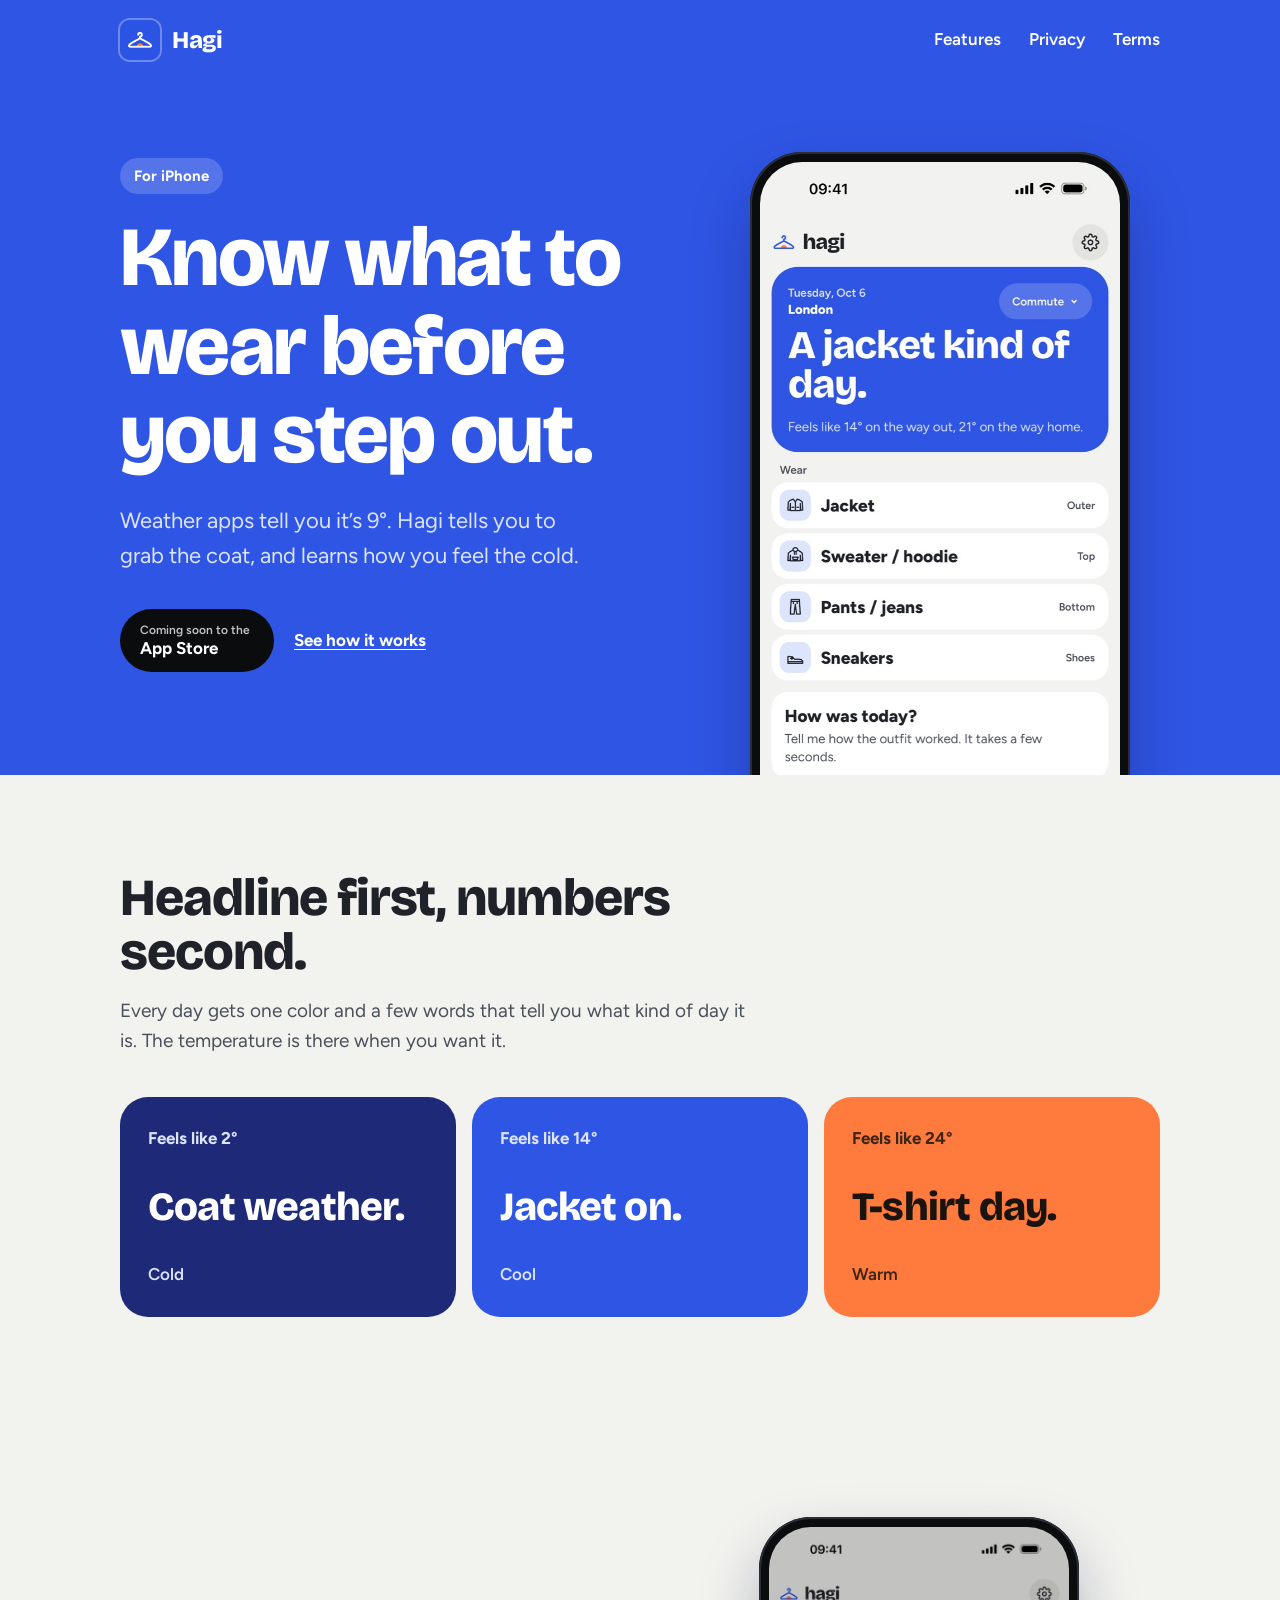
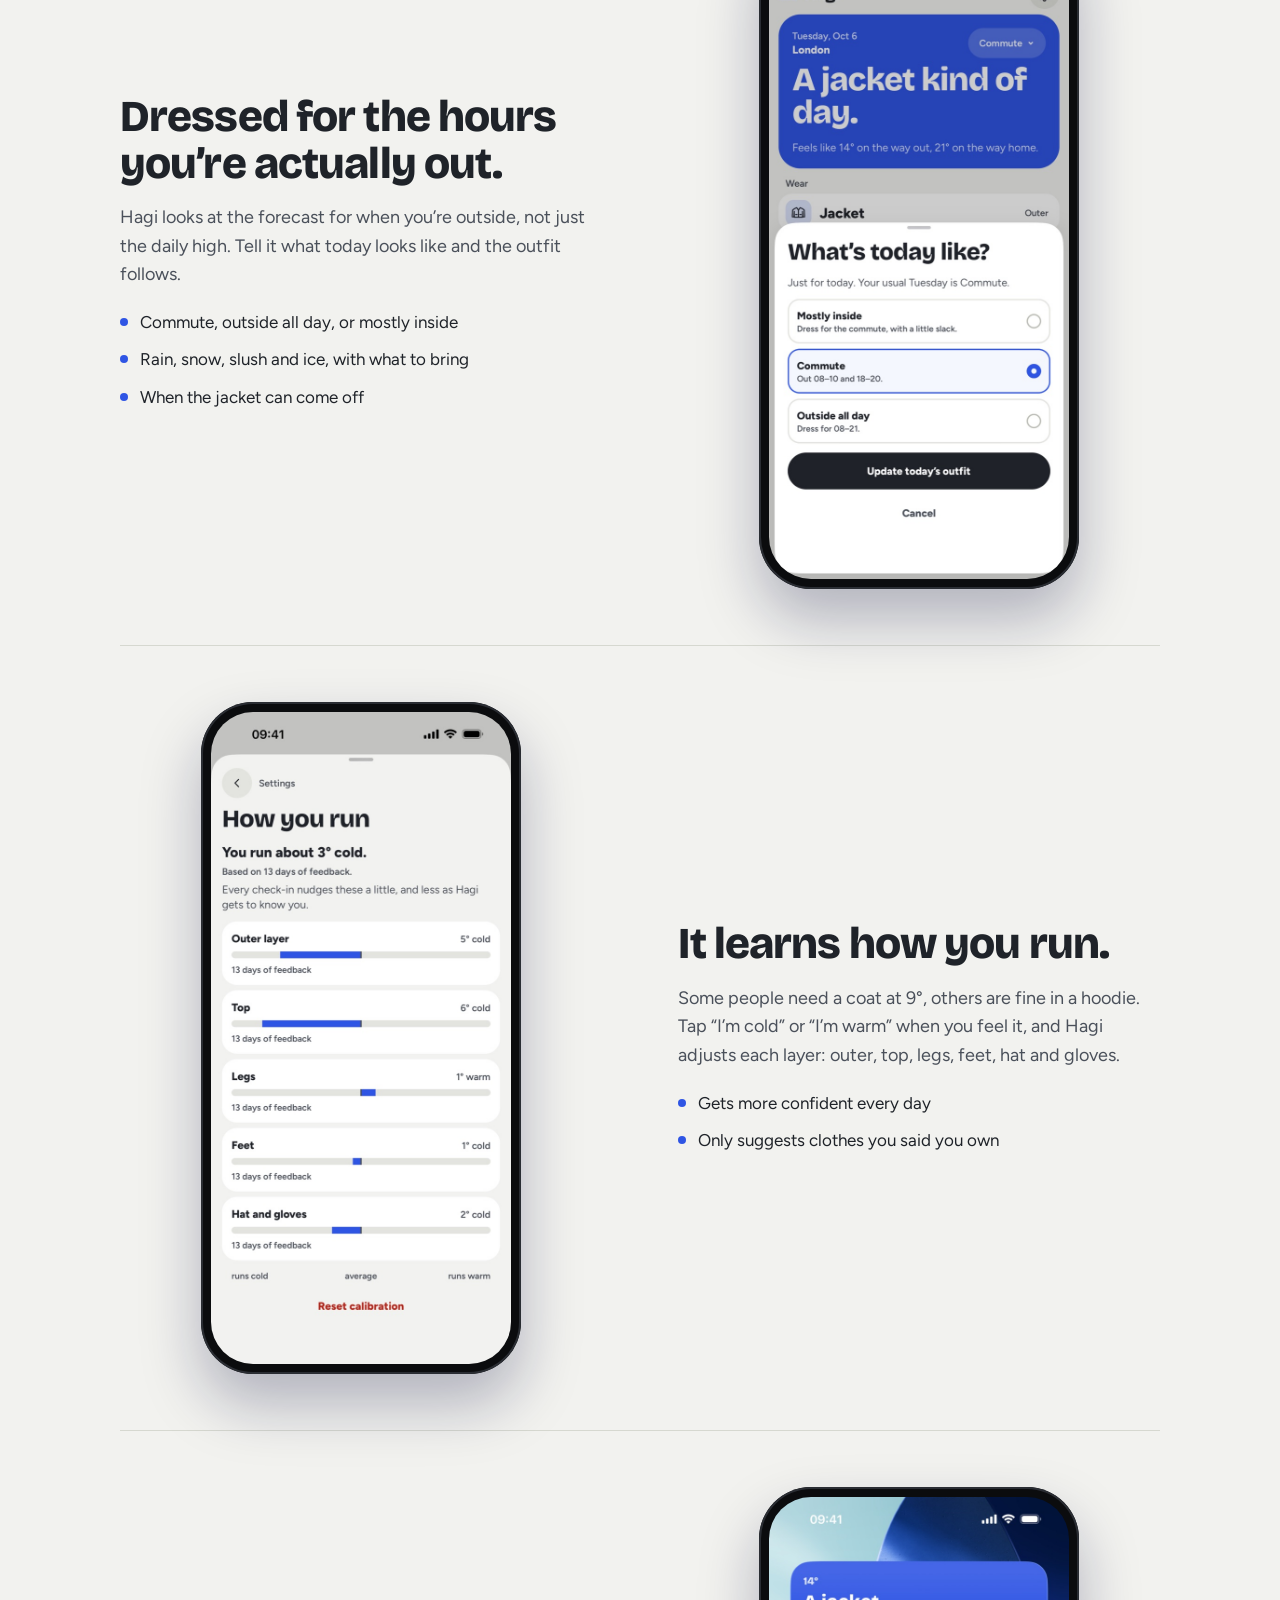
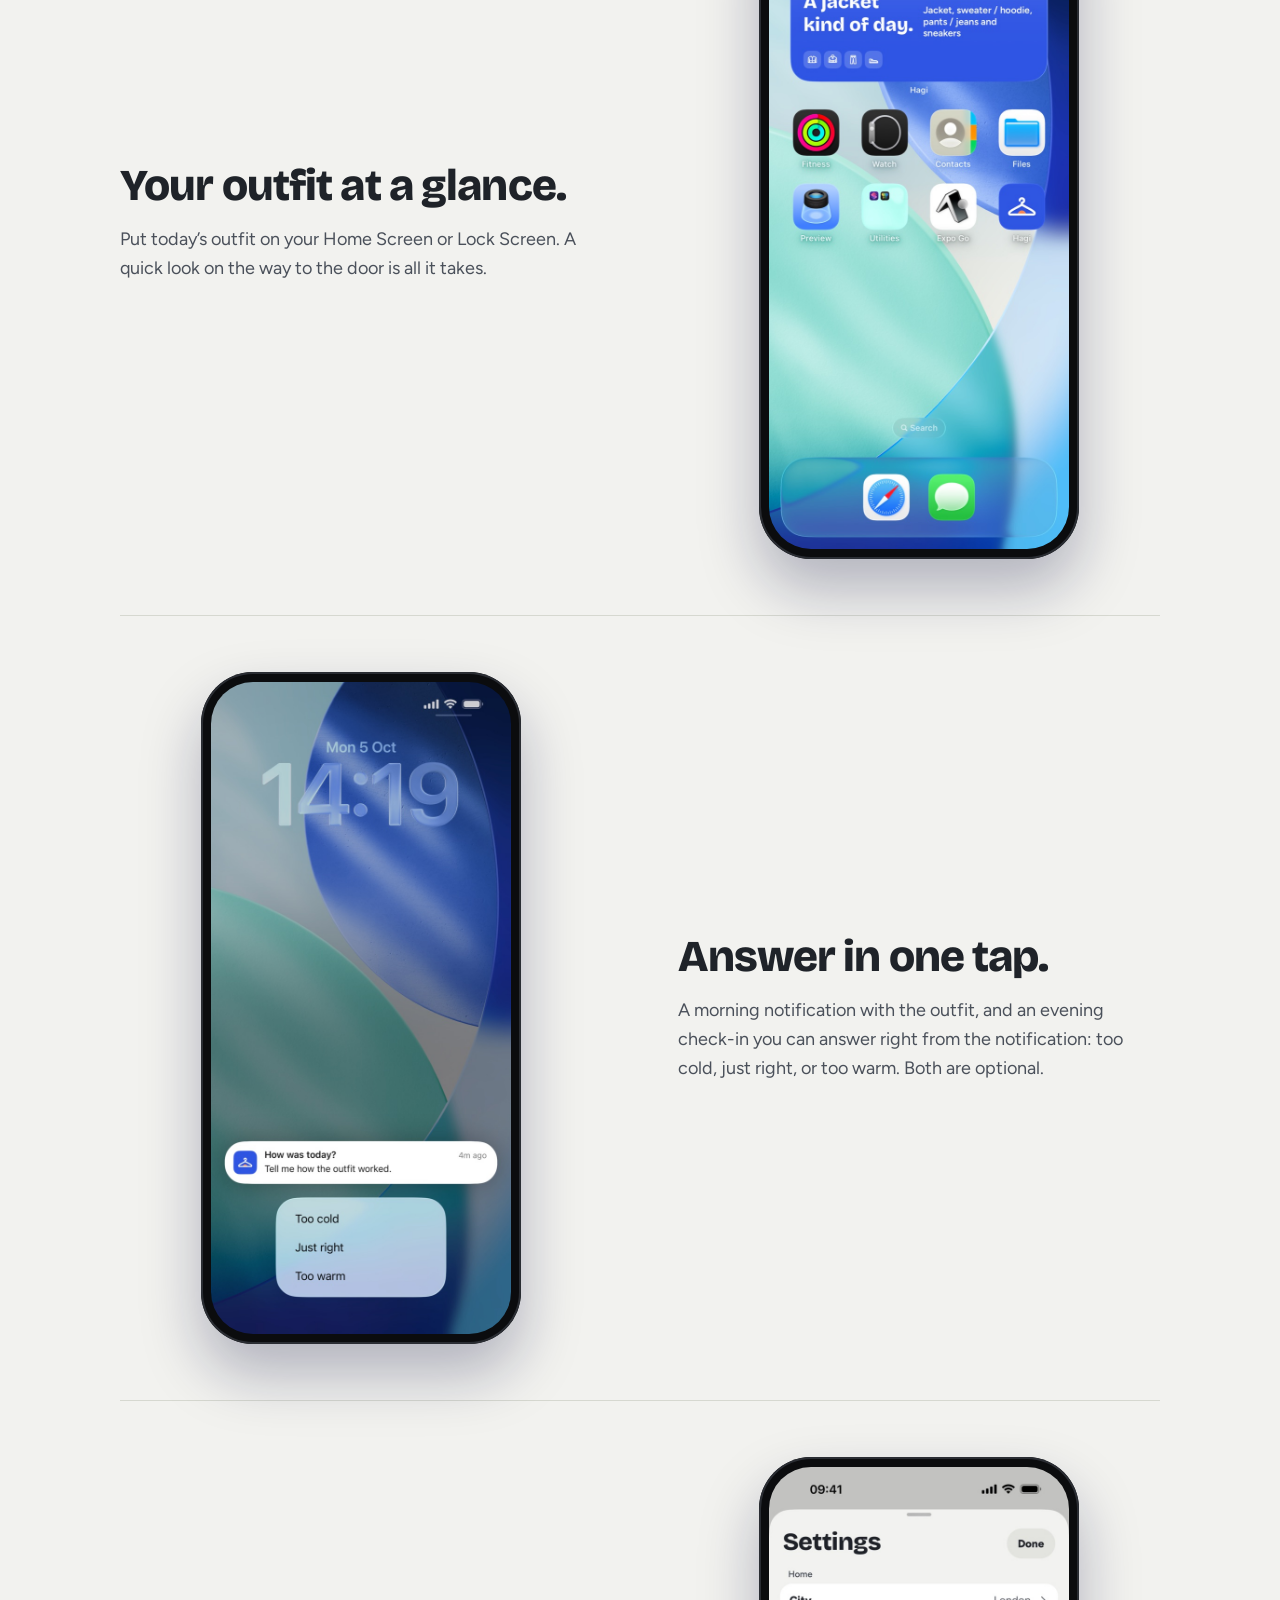
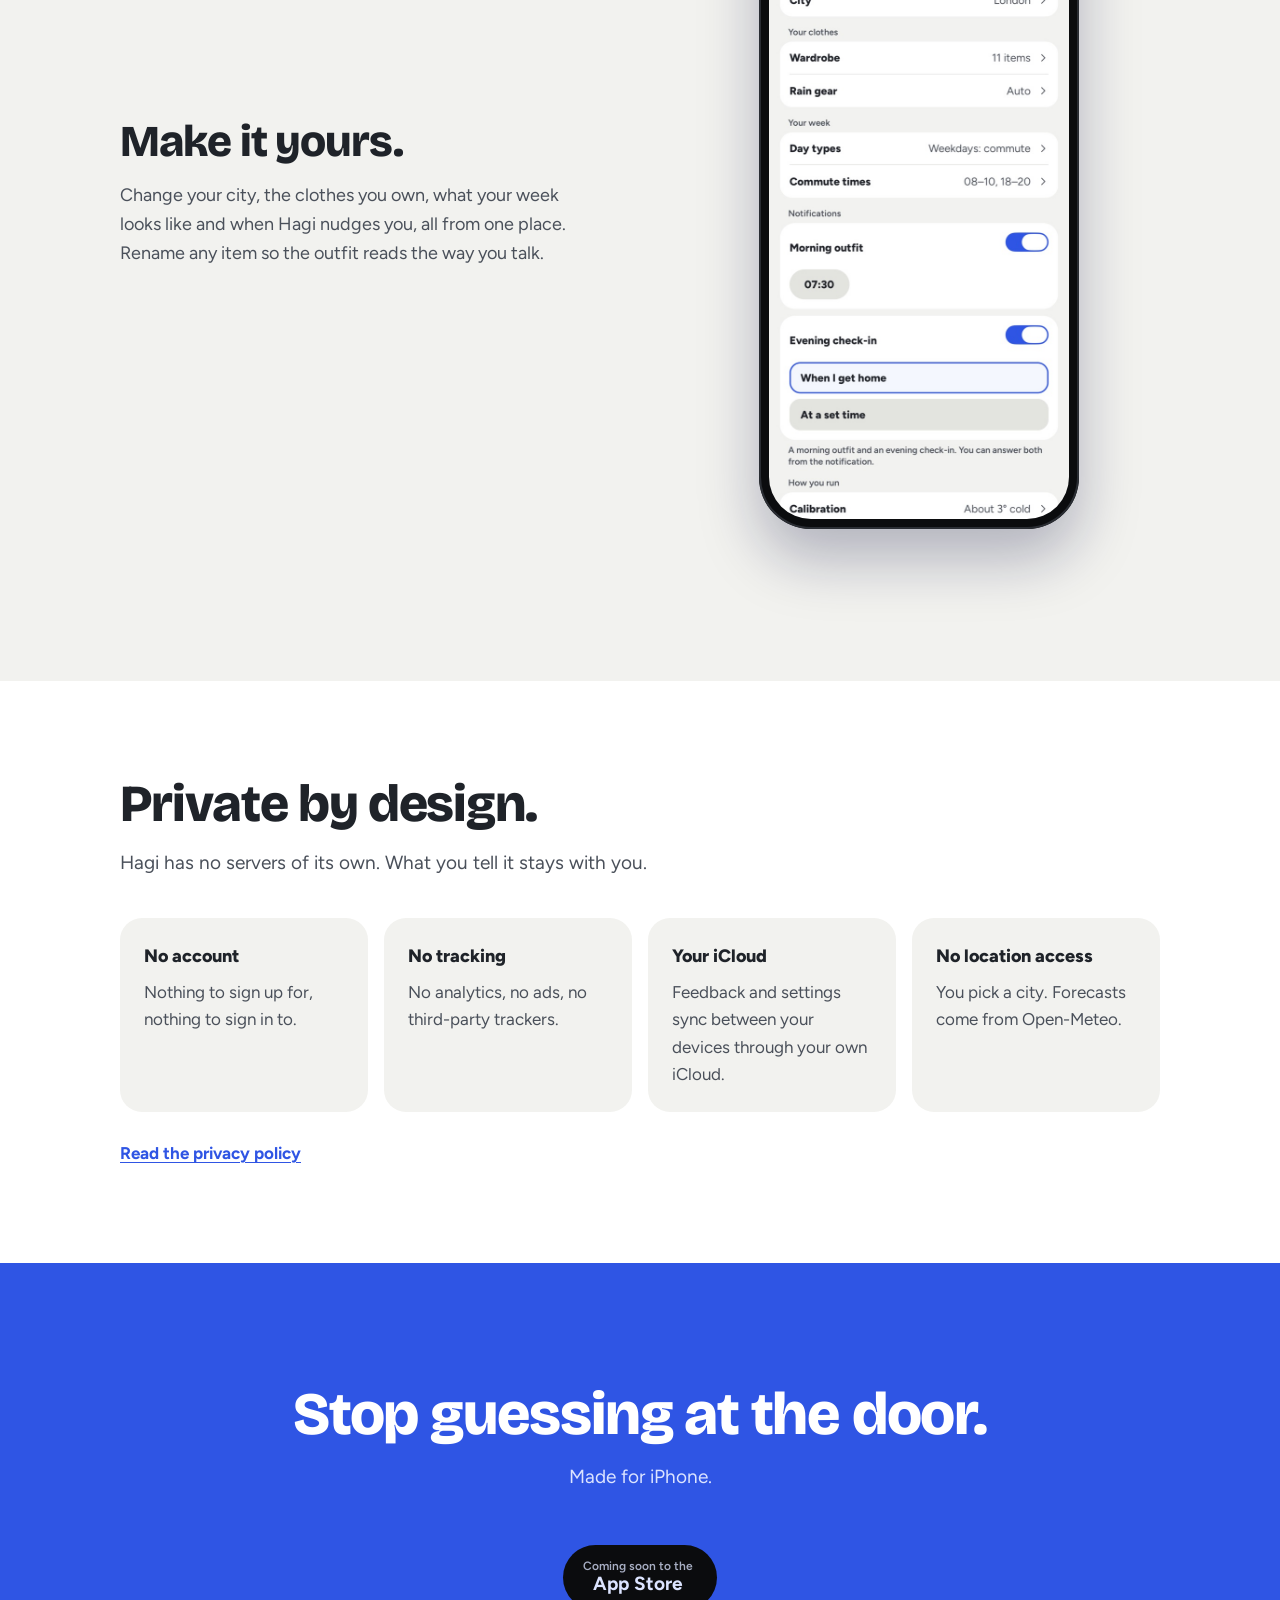
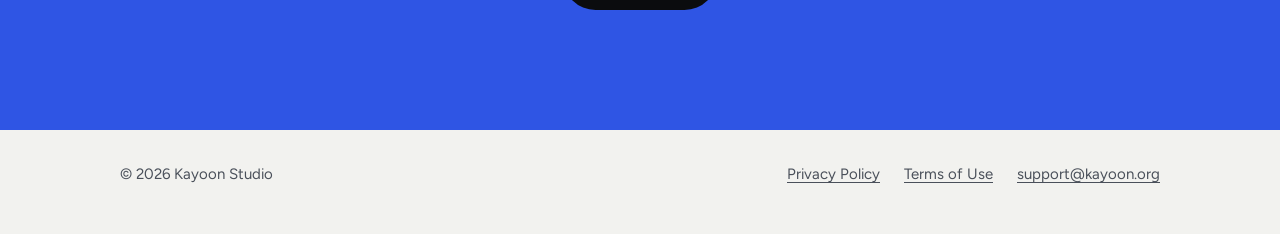
<file: index.html>
<!doctype html>
<html lang="en">
<head>
  <meta charset="utf-8">
  <meta name="viewport" content="width=device-width, initial-scale=1">
  <title>Hagi: What to Wear, from Today’s Weather</title>
  <meta name="description" content="Hagi turns today’s forecast into a simple outfit, learns how you feel the cold, and keeps your data on your devices. For iPhone.">
  <link rel="canonical" href="https://kayoonstudio.github.io/hagi-website/">
  <meta name="theme-color" content="#2F55E4">

  <meta property="og:type" content="website">
  <meta property="og:url" content="https://kayoonstudio.github.io/hagi-website/">
  <meta property="og:title" content="Hagi: What to Wear">
  <meta property="og:description" content="Today’s forecast, turned into an outfit. Hagi learns how you feel the cold.">
  <meta property="og:image" content="https://kayoonstudio.github.io/hagi-website/img/today.jpg">
  <meta property="og:locale" content="en_US">
  <meta name="twitter:card" content="summary_large_image">

  <script type="application/ld+json">
  {
    "@context": "https://schema.org",
    "@type": "MobileApplication",
    "name": "Hagi: What to Wear",
    "operatingSystem": "iOS",
    "applicationCategory": "WeatherApplication",
    "description": "Hagi turns today’s forecast into a simple outfit and learns how you feel the cold.",
    "url": "https://kayoonstudio.github.io/hagi-website/",
    "publisher": { "@type": "Organization", "name": "Kayoon Studio", "email": "support@kayoon.org" }
  }
  </script>

  <link rel="icon" href="img/favicon.png" type="image/png">
  <link rel="apple-touch-icon" href="img/apple-touch-icon.png">
  <link rel="preconnect" href="https://fonts.googleapis.com">
  <link rel="preconnect" href="https://fonts.gstatic.com" crossorigin>
  <link rel="stylesheet" href="https://fonts.googleapis.com/css2?family=Bricolage+Grotesque:opsz,wght@12..96,800&family=Figtree:wght@400;600;700;800&display=swap">
  <link rel="stylesheet" href="style.css">
</head>
<body>
  <a class="skip-link" href="#main">Skip to content</a>

  <div class="on-cobalt">
    <header class="site-header">
      <div class="wrap">
        <a class="brand" href="./" aria-current="page"><img src="img/icon.png" alt="" width="40" height="40">Hagi</a>
        <nav class="site-nav" aria-label="Main">
          <ul>
            <li class="optional"><a href="#features">Features</a></li>
            <li><a href="privacy.html">Privacy</a></li>
            <li><a href="terms.html">Terms</a></li>
          </ul>
        </nav>
      </div>
    </header>

    <section class="hero" aria-labelledby="hero-title">
      <div class="wrap">
        <div class="hero-copy">
          <p class="eyebrow">For iPhone</p>
          <h1 id="hero-title">Know what to wear before you step out.</h1>
          <p class="lead">Weather apps tell you it’s 9°. Hagi tells you to grab the coat, and learns how you feel the cold.</p>
          <div class="cta-row">
            <p class="store-badge"><span><small>Coming soon to the</small>App Store</span></p>
            <a class="text-link" href="#features">See how it works</a>
          </div>
        </div>
        <figure class="phone hero-phone">
          <img src="img/today.jpg" width="1400" height="3042" alt="Hagi’s Today screen for London: “A jacket kind of day.” Feels like 14° on the way out, 21° on the way home. Wear a jacket, a sweater or hoodie, pants and sneakers.">
        </figure>
      </div>
    </section>
  </div>

  <main id="main">
    <section class="days" aria-labelledby="days-title">
      <div class="wrap">
        <div class="section-head">
          <h2 id="days-title">Headline first, numbers second.</h2>
          <p>Every day gets one color and a few words that tell you what kind of day it is. The temperature is there when you want it.</p>
        </div>
        <ul class="day-cards">
          <li class="day-card cold">
            <span class="temp">Feels like 2°</span>
            <span class="headline">Coat weather.</span>
            <span class="band">Cold</span>
          </li>
          <li class="day-card cool">
            <span class="temp">Feels like 14°</span>
            <span class="headline">Jacket on.</span>
            <span class="band">Cool</span>
          </li>
          <li class="day-card warm">
            <span class="temp">Feels like 24°</span>
            <span class="headline">T-shirt day.</span>
            <span class="band">Warm</span>
          </li>
        </ul>
      </div>
    </section>

    <div id="features" class="features">
      <div class="wrap">
        <section class="feature" aria-labelledby="f-hours">
          <div class="feature-copy">
            <h2 id="f-hours">Dressed for the hours you’re actually out.</h2>
            <p>Hagi looks at the forecast for when you’re outside, not just the daily high. Tell it what today looks like and the outfit follows.</p>
            <ul>
              <li>Commute, outside all day, or mostly inside</li>
              <li>Rain, snow, slush and ice, with what to bring</li>
              <li>When the jacket can come off</li>
            </ul>
          </div>
          <div class="feature-media">
            <figure class="phone"><img src="img/context.jpg" width="1400" height="3042" loading="lazy" alt="The “What’s today like?” sheet: Mostly inside, Commute (out 08–10 and 18–20, selected), or Outside all day."></figure>
          </div>
        </section>

        <section class="feature" aria-labelledby="f-learns">
          <div class="feature-copy">
            <h2 id="f-learns">It learns how you run.</h2>
            <p>Some people need a coat at 9°, others are fine in a hoodie. Tap “I’m cold” or “I’m warm” when you feel it, and Hagi adjusts each layer: outer, top, legs, feet, hat and gloves.</p>
            <ul>
              <li>Gets more confident every day</li>
              <li>Only suggests clothes you said you own</li>
            </ul>
          </div>
          <div class="feature-media">
            <figure class="phone"><img src="img/how-you-run.jpg" width="1400" height="3042" loading="lazy" alt="How you run: “You run about 3° cold,” based on 13 days of feedback, with an offset for each layer."></figure>
          </div>
        </section>

        <section class="feature" aria-labelledby="f-glance">
          <div class="feature-copy">
            <h2 id="f-glance">Your outfit at a glance.</h2>
            <p>Put today’s outfit on your Home Screen or Lock Screen. A quick look on the way to the door is all it takes.</p>
          </div>
          <div class="feature-media">
            <figure class="phone"><img src="img/home-widget.jpg" width="1400" height="3042" loading="lazy" alt="An iPhone Home Screen with Hagi’s medium widget: 14°, “A jacket kind of day.”, jacket, sweater or hoodie, pants and sneakers."></figure>
          </div>
        </section>

        <section class="feature" aria-labelledby="f-checkin">
          <div class="feature-copy">
            <h2 id="f-checkin">Answer in one tap.</h2>
            <p>A morning notification with the outfit, and an evening check-in you can answer right from the notification: too cold, just right, or too warm. Both are optional.</p>
          </div>
          <div class="feature-media">
            <figure class="phone"><img src="img/notification.jpg" width="1400" height="3042" loading="lazy" alt="A Lock Screen notification from Hagi, “How was today?”, with the answers Too cold, Just right and Too warm."></figure>
          </div>
        </section>

        <section class="feature" aria-labelledby="f-settings">
          <div class="feature-copy">
            <h2 id="f-settings">Make it yours.</h2>
            <p>Change your city, the clothes you own, what your week looks like and when Hagi nudges you, all from one place. Rename any item so the outfit reads the way you talk.</p>
          </div>
          <div class="feature-media">
            <figure class="phone"><img src="img/settings.jpg" width="1400" height="3042" loading="lazy" alt="Settings: city, wardrobe, rain gear, day types, commute times and notifications."></figure>
          </div>
        </section>
      </div>
    </div>

    <section class="private" aria-labelledby="private-title">
      <div class="wrap">
        <div class="section-head">
          <h2 id="private-title">Private by design.</h2>
          <p>Hagi has no servers of its own. What you tell it stays with you.</p>
        </div>
        <dl class="promises">
          <div class="promise"><dt>No account</dt><dd>Nothing to sign up for, nothing to sign in to.</dd></div>
          <div class="promise"><dt>No tracking</dt><dd>No analytics, no ads, no third-party trackers.</dd></div>
          <div class="promise"><dt>Your iCloud</dt><dd>Feedback and settings sync between your devices through your own iCloud.</dd></div>
          <div class="promise"><dt>No location access</dt><dd>You pick a city. Forecasts come from Open-Meteo.</dd></div>
        </dl>
        <p class="more"><a href="privacy.html">Read the privacy policy</a></p>
      </div>
    </section>

    <section class="closing on-cobalt" aria-labelledby="closing-title">
      <div class="wrap">
        <h2 id="closing-title">Stop guessing at the door.</h2>
        <p>Made for iPhone.</p>
        <div class="cta-row">
          <p class="store-badge"><span><small>Coming soon to the</small>App Store</span></p>
        </div>
      </div>
    </section>
  </main>

  <footer class="site-footer">
    <div class="wrap">
      <p>© 2026 Kayoon Studio</p>
      <nav aria-label="Footer">
        <ul>
          <li><a href="privacy.html">Privacy Policy</a></li>
          <li><a href="terms.html">Terms of Use</a></li>
          <li><a href="mailto:support@kayoon.org">support@kayoon.org</a></li>
        </ul>
      </nav>
    </div>
  </footer>
</body>
</html>
</file>
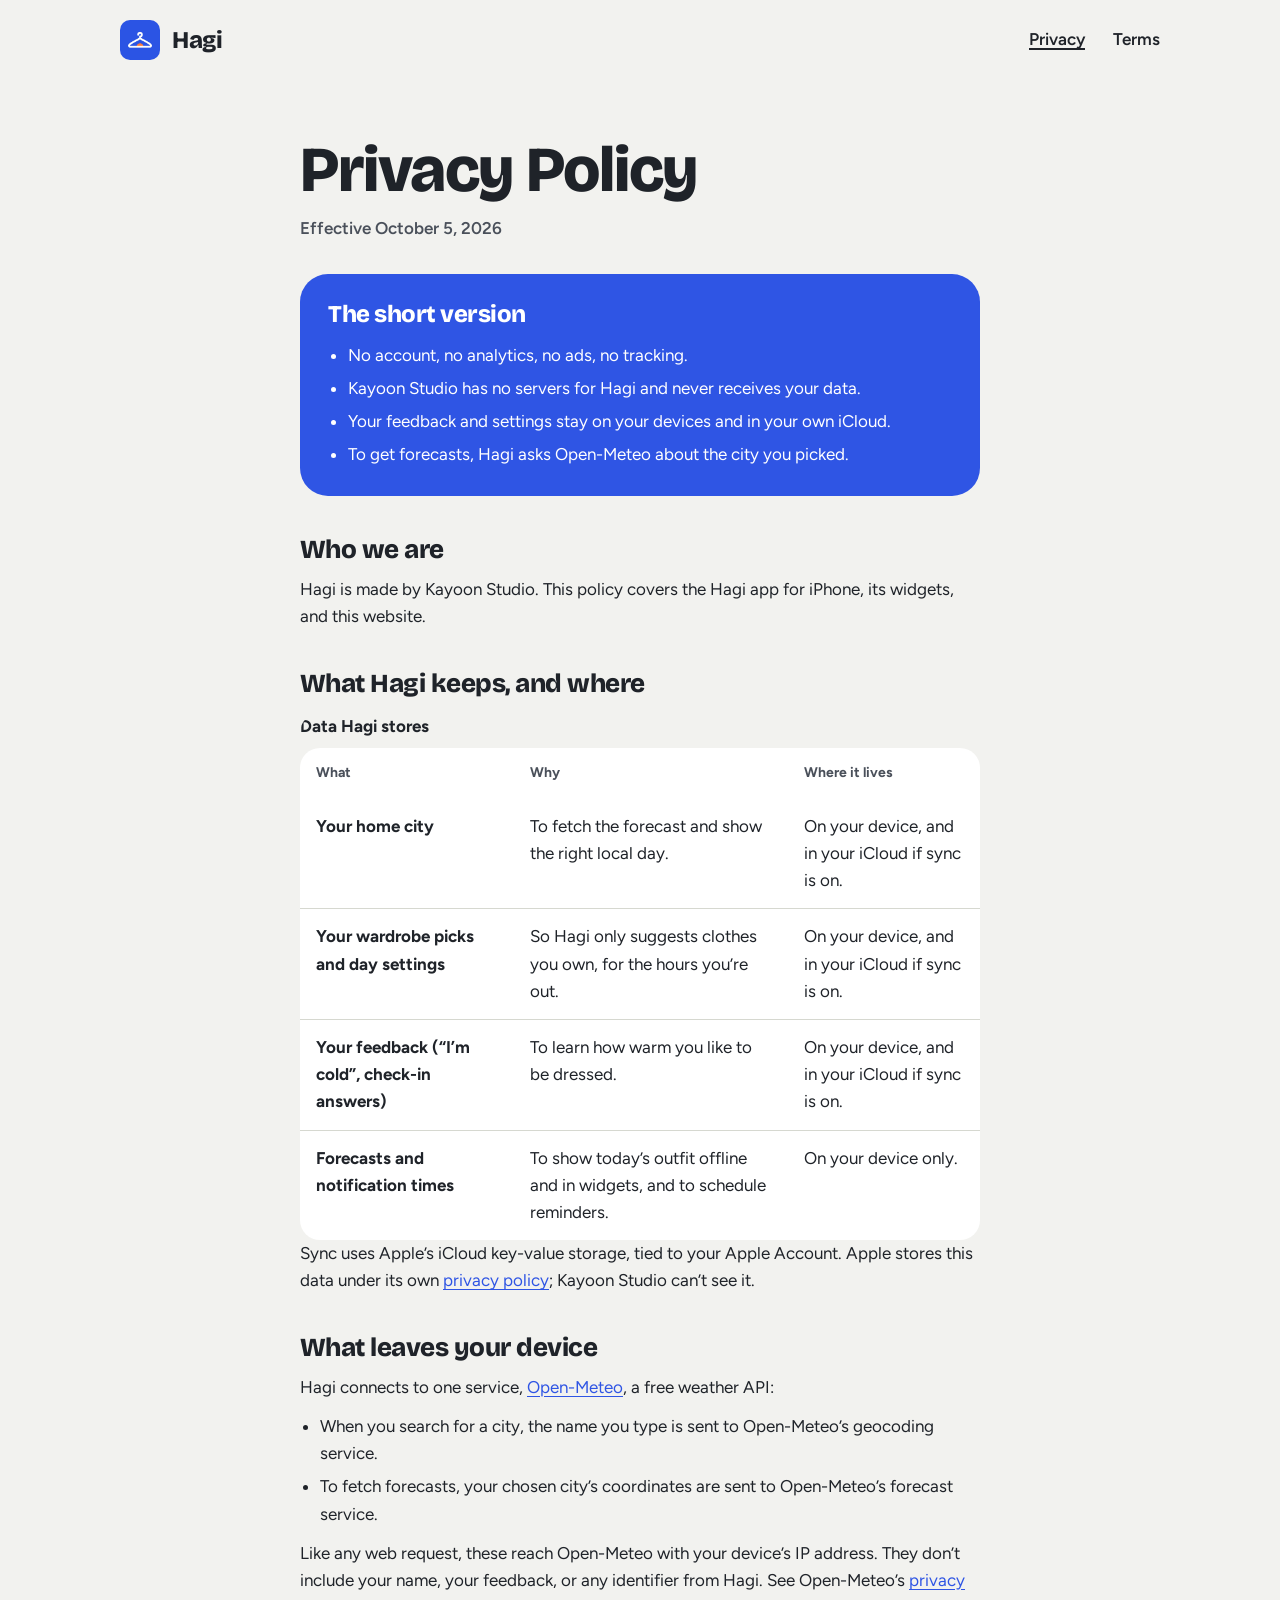
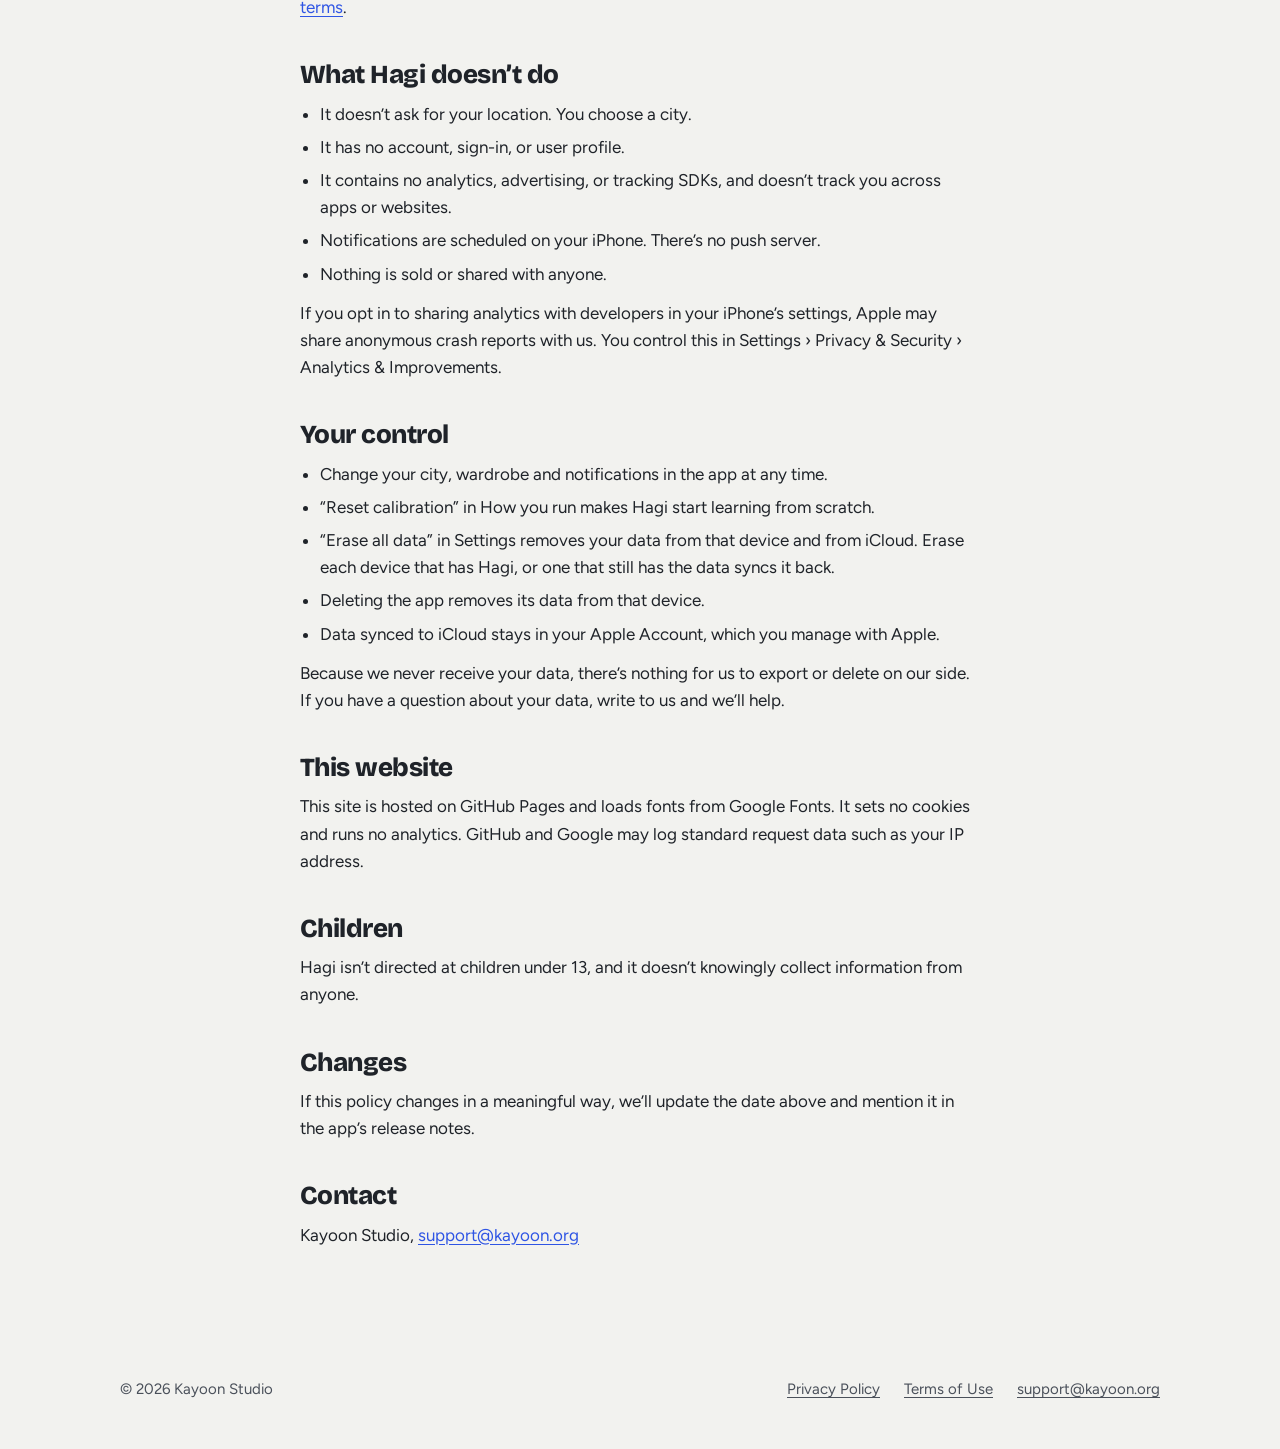
<file: privacy.html>
<!doctype html>
<html lang="en">
<head>
  <meta charset="utf-8">
  <meta name="viewport" content="width=device-width, initial-scale=1">
  <title>Privacy Policy · Hagi</title>
  <meta name="description" content="Hagi has no account, no analytics and no servers of its own. Your feedback and settings stay on your devices and in your own iCloud.">
  <link rel="canonical" href="https://kayoonstudio.github.io/hagi-website/privacy.html">
  <meta name="theme-color" content="#2F55E4">
  <meta property="og:type" content="website">
  <meta property="og:url" content="https://kayoonstudio.github.io/hagi-website/privacy.html">
  <meta property="og:title" content="Hagi Privacy Policy">
  <meta property="og:description" content="No account, no analytics, no servers of our own.">
  <link rel="icon" href="img/favicon.png" type="image/png">
  <link rel="apple-touch-icon" href="img/apple-touch-icon.png">
  <link rel="preconnect" href="https://fonts.googleapis.com">
  <link rel="preconnect" href="https://fonts.gstatic.com" crossorigin>
  <link rel="stylesheet" href="https://fonts.googleapis.com/css2?family=Bricolage+Grotesque:opsz,wght@12..96,800&family=Figtree:wght@400;600;700;800&display=swap">
  <link rel="stylesheet" href="style.css">
</head>
<body>
  <a class="skip-link" href="#main">Skip to content</a>

  <header class="site-header">
    <div class="wrap">
      <a class="brand" href="./"><img src="img/icon.png" alt="" width="40" height="40">Hagi</a>
      <nav class="site-nav" aria-label="Main">
        <ul>
          <li><a href="privacy.html" aria-current="page">Privacy</a></li>
          <li><a href="terms.html">Terms</a></li>
        </ul>
      </nav>
    </div>
  </header>

  <main id="main" class="legal">
    <article class="wrap">
      <h1>Privacy Policy</h1>
      <p class="meta">Effective <time datetime="2026-10-05">October 5, 2026</time></p>

      <section class="summary" aria-labelledby="short-version">
        <h2 id="short-version">The short version</h2>
        <ul>
          <li>No account, no analytics, no ads, no tracking.</li>
          <li>Kayoon Studio has no servers for Hagi and never receives your data.</li>
          <li>Your feedback and settings stay on your devices and in your own iCloud.</li>
          <li>To get forecasts, Hagi asks Open-Meteo about the city you picked.</li>
        </ul>
      </section>

      <section aria-labelledby="who">
        <h2 id="who">Who we are</h2>
        <p>Hagi is made by Kayoon Studio. This policy covers the Hagi app for iPhone, its widgets, and this website.</p>
      </section>

      <section aria-labelledby="what">
        <h2 id="what">What Hagi keeps, and where</h2>
        <table>
          <caption>Data Hagi stores</caption>
          <thead>
            <tr><th scope="col">What</th><th scope="col">Why</th><th scope="col">Where it lives</th></tr>
          </thead>
          <tbody>
            <tr>
              <th scope="row">Your home city</th>
              <td>To fetch the forecast and show the right local day.</td>
              <td>On your device, and in your iCloud if sync is on.</td>
            </tr>
            <tr>
              <th scope="row">Your wardrobe picks and day settings</th>
              <td>So Hagi only suggests clothes you own, for the hours you’re out.</td>
              <td>On your device, and in your iCloud if sync is on.</td>
            </tr>
            <tr>
              <th scope="row">Your feedback (“I’m cold”, check-in answers)</th>
              <td>To learn how warm you like to be dressed.</td>
              <td>On your device, and in your iCloud if sync is on.</td>
            </tr>
            <tr>
              <th scope="row">Forecasts and notification times</th>
              <td>To show today’s outfit offline and in widgets, and to schedule reminders.</td>
              <td>On your device only.</td>
            </tr>
          </tbody>
        </table>
        <p>Sync uses Apple’s iCloud key-value storage, tied to your Apple Account. Apple stores this data under its own <a href="https://www.apple.com/legal/privacy/">privacy policy</a>; Kayoon Studio can’t see it.</p>
      </section>

      <section aria-labelledby="network">
        <h2 id="network">What leaves your device</h2>
        <p>Hagi connects to one service, <a href="https://open-meteo.com/">Open-Meteo</a>, a free weather API:</p>
        <ul>
          <li>When you search for a city, the name you type is sent to Open-Meteo’s geocoding service.</li>
          <li>To fetch forecasts, your chosen city’s coordinates are sent to Open-Meteo’s forecast service.</li>
        </ul>
        <p>Like any web request, these reach Open-Meteo with your device’s IP address. They don’t include your name, your feedback, or any identifier from Hagi. See Open-Meteo’s <a href="https://open-meteo.com/en/terms#privacy">privacy terms</a>.</p>
      </section>

      <section aria-labelledby="not">
        <h2 id="not">What Hagi doesn’t do</h2>
        <ul>
          <li>It doesn’t ask for your location. You choose a city.</li>
          <li>It has no account, sign-in, or user profile.</li>
          <li>It contains no analytics, advertising, or tracking SDKs, and doesn’t track you across apps or websites.</li>
          <li>Notifications are scheduled on your iPhone. There’s no push server.</li>
          <li>Nothing is sold or shared with anyone.</li>
        </ul>
        <p>If you opt in to sharing analytics with developers in your iPhone’s settings, Apple may share anonymous crash reports with us. You control this in Settings › Privacy &amp; Security › Analytics &amp; Improvements.</p>
      </section>

      <section aria-labelledby="control">
        <h2 id="control">Your control</h2>
        <ul>
          <li>Change your city, wardrobe and notifications in the app at any time.</li>
          <li>“Reset calibration” in How you run makes Hagi start learning from scratch.</li>
          <li>“Erase all data” in Settings removes your data from that device and from iCloud. Erase each device that has Hagi, or one that still has the data syncs it back.</li>
          <li>Deleting the app removes its data from that device.</li>
          <li>Data synced to iCloud stays in your Apple Account, which you manage with Apple.</li>
        </ul>
        <p>Because we never receive your data, there’s nothing for us to export or delete on our side. If you have a question about your data, write to us and we’ll help.</p>
      </section>

      <section aria-labelledby="website">
        <h2 id="website">This website</h2>
        <p>This site is hosted on GitHub Pages and loads fonts from Google Fonts. It sets no cookies and runs no analytics. GitHub and Google may log standard request data such as your IP address.</p>
      </section>

      <section aria-labelledby="children">
        <h2 id="children">Children</h2>
        <p>Hagi isn’t directed at children under 13, and it doesn’t knowingly collect information from anyone.</p>
      </section>

      <section aria-labelledby="changes">
        <h2 id="changes">Changes</h2>
        <p>If this policy changes in a meaningful way, we’ll update the date above and mention it in the app’s release notes.</p>
      </section>

      <section aria-labelledby="contact">
        <h2 id="contact">Contact</h2>
        <p>Kayoon Studio, <a href="mailto:support@kayoon.org">support@kayoon.org</a></p>
      </section>
    </article>
  </main>

  <footer class="site-footer">
    <div class="wrap">
      <p>© 2026 Kayoon Studio</p>
      <nav aria-label="Footer">
        <ul>
          <li><a href="privacy.html" aria-current="page">Privacy Policy</a></li>
          <li><a href="terms.html">Terms of Use</a></li>
          <li><a href="mailto:support@kayoon.org">support@kayoon.org</a></li>
        </ul>
      </nav>
    </div>
  </footer>
</body>
</html>
</file>
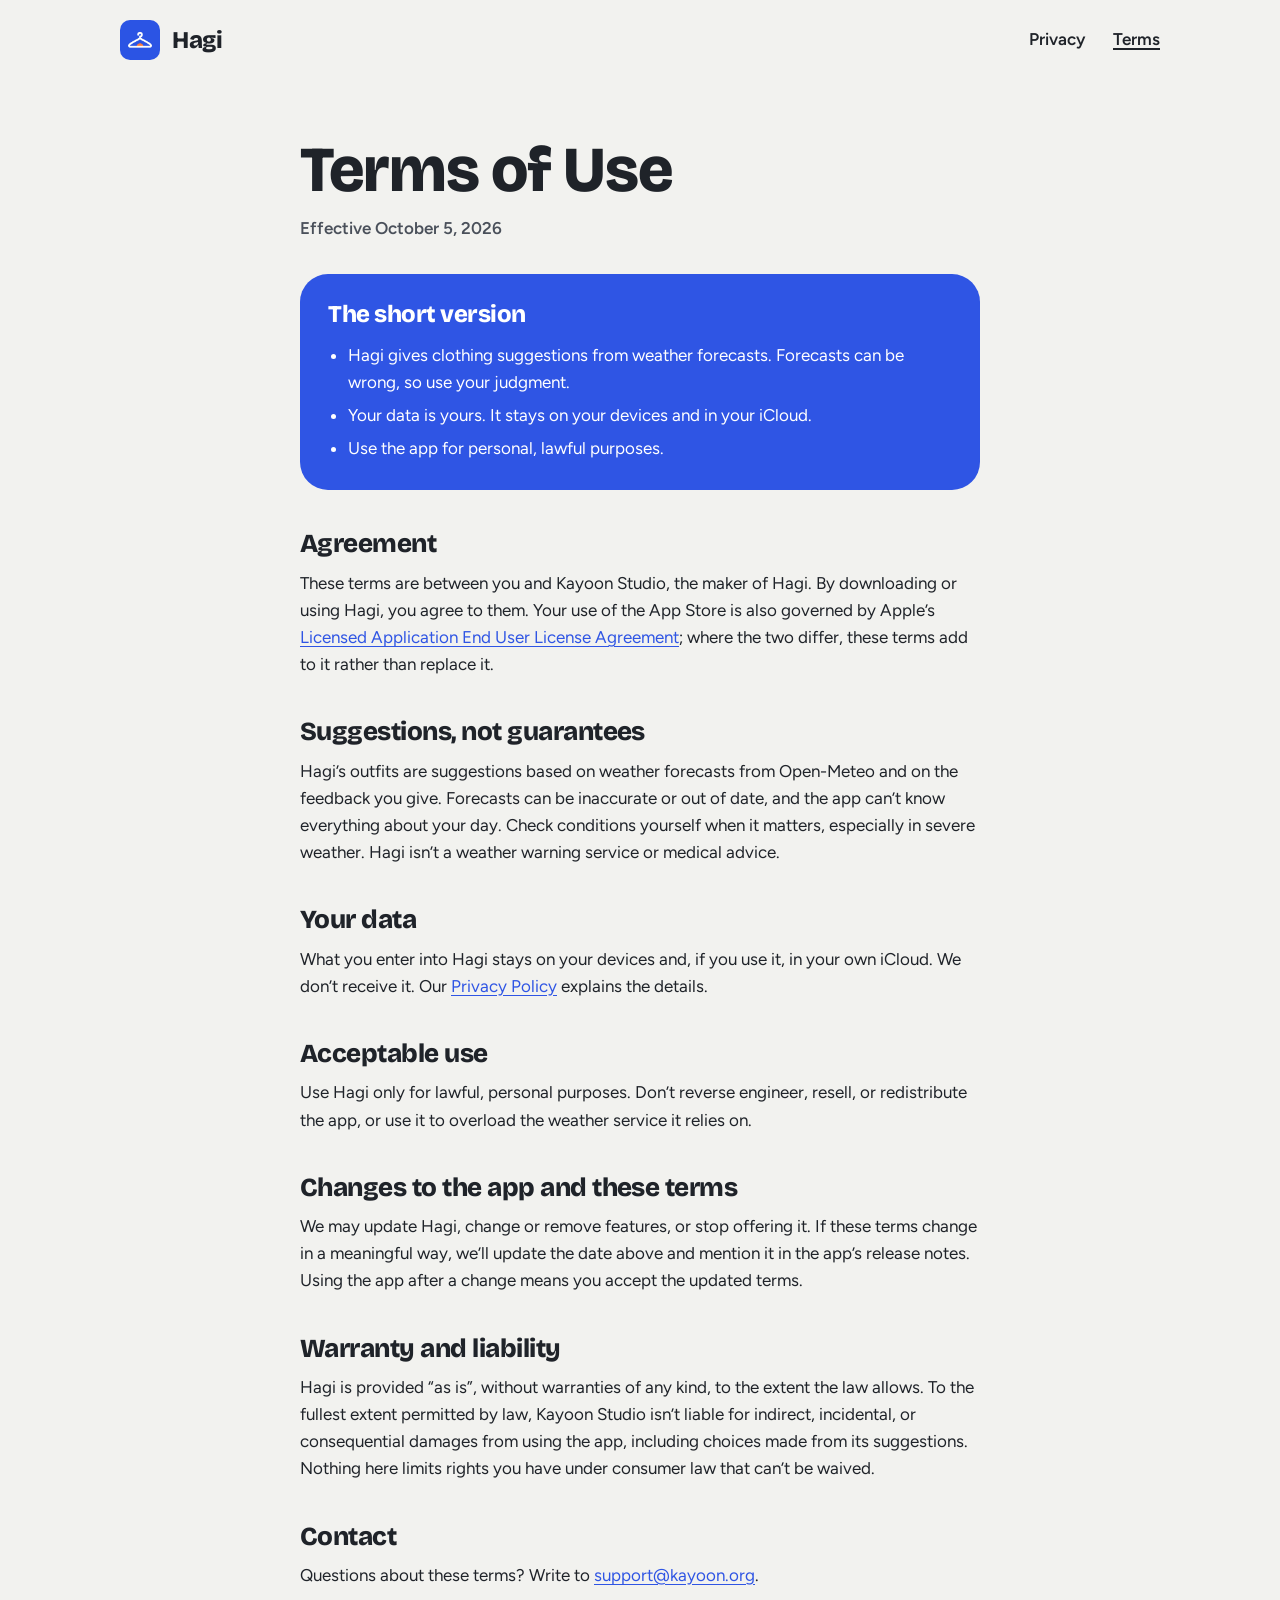
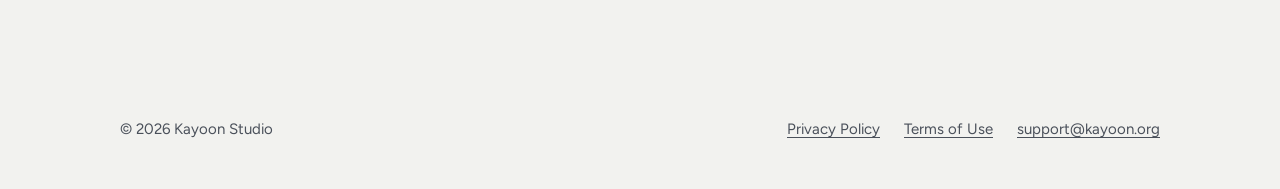
<file: terms.html>
<!doctype html>
<html lang="en">
<head>
  <meta charset="utf-8">
  <meta name="viewport" content="width=device-width, initial-scale=1">
  <title>Terms of Use · Hagi</title>
  <meta name="description" content="The terms for using Hagi, a what-to-wear app for iPhone by Kayoon Studio.">
  <link rel="canonical" href="https://kayoonstudio.github.io/hagi-website/terms.html">
  <meta name="theme-color" content="#2F55E4">
  <link rel="icon" href="img/favicon.png" type="image/png">
  <link rel="apple-touch-icon" href="img/apple-touch-icon.png">
  <link rel="preconnect" href="https://fonts.googleapis.com">
  <link rel="preconnect" href="https://fonts.gstatic.com" crossorigin>
  <link rel="stylesheet" href="https://fonts.googleapis.com/css2?family=Bricolage+Grotesque:opsz,wght@12..96,800&family=Figtree:wght@400;600;700;800&display=swap">
  <link rel="stylesheet" href="style.css">
</head>
<body>
  <a class="skip-link" href="#main">Skip to content</a>

  <header class="site-header">
    <div class="wrap">
      <a class="brand" href="./"><img src="img/icon.png" alt="" width="40" height="40">Hagi</a>
      <nav class="site-nav" aria-label="Main">
        <ul>
          <li><a href="privacy.html">Privacy</a></li>
          <li><a href="terms.html" aria-current="page">Terms</a></li>
        </ul>
      </nav>
    </div>
  </header>

  <main id="main" class="legal">
    <article class="wrap">
      <h1>Terms of Use</h1>
      <p class="meta">Effective <time datetime="2026-10-05">October 5, 2026</time></p>

      <section class="summary" aria-labelledby="short-version">
        <h2 id="short-version">The short version</h2>
        <ul>
          <li>Hagi gives clothing suggestions from weather forecasts. Forecasts can be wrong, so use your judgment.</li>
          <li>Your data is yours. It stays on your devices and in your iCloud.</li>
          <li>Use the app for personal, lawful purposes.</li>
        </ul>
      </section>

      <section aria-labelledby="agreement">
        <h2 id="agreement">Agreement</h2>
        <p>These terms are between you and Kayoon Studio, the maker of Hagi. By downloading or using Hagi, you agree to them. Your use of the App Store is also governed by Apple’s <a href="https://www.apple.com/legal/internet-services/itunes/dev/stdeula/">Licensed Application End User License Agreement</a>; where the two differ, these terms add to it rather than replace it.</p>
      </section>

      <section aria-labelledby="suggestions">
        <h2 id="suggestions">Suggestions, not guarantees</h2>
        <p>Hagi’s outfits are suggestions based on weather forecasts from Open-Meteo and on the feedback you give. Forecasts can be inaccurate or out of date, and the app can’t know everything about your day. Check conditions yourself when it matters, especially in severe weather. Hagi isn’t a weather warning service or medical advice.</p>
      </section>

      <section aria-labelledby="your-data">
        <h2 id="your-data">Your data</h2>
        <p>What you enter into Hagi stays on your devices and, if you use it, in your own iCloud. We don’t receive it. Our <a href="privacy.html">Privacy Policy</a> explains the details.</p>
      </section>

      <section aria-labelledby="use">
        <h2 id="use">Acceptable use</h2>
        <p>Use Hagi only for lawful, personal purposes. Don’t reverse engineer, resell, or redistribute the app, or use it to overload the weather service it relies on.</p>
      </section>

      <section aria-labelledby="changes">
        <h2 id="changes">Changes to the app and these terms</h2>
        <p>We may update Hagi, change or remove features, or stop offering it. If these terms change in a meaningful way, we’ll update the date above and mention it in the app’s release notes. Using the app after a change means you accept the updated terms.</p>
      </section>

      <section aria-labelledby="liability">
        <h2 id="liability">Warranty and liability</h2>
        <p>Hagi is provided “as is”, without warranties of any kind, to the extent the law allows. To the fullest extent permitted by law, Kayoon Studio isn’t liable for indirect, incidental, or consequential damages from using the app, including choices made from its suggestions. Nothing here limits rights you have under consumer law that can’t be waived.</p>
      </section>

      <section aria-labelledby="contact">
        <h2 id="contact">Contact</h2>
        <p>Questions about these terms? Write to <a href="mailto:support@kayoon.org">support@kayoon.org</a>.</p>
      </section>
    </article>
  </main>

  <footer class="site-footer">
    <div class="wrap">
      <p>© 2026 Kayoon Studio</p>
      <nav aria-label="Footer">
        <ul>
          <li><a href="privacy.html">Privacy Policy</a></li>
          <li><a href="terms.html" aria-current="page">Terms of Use</a></li>
          <li><a href="mailto:support@kayoon.org">support@kayoon.org</a></li>
        </ul>
      </nav>
    </div>
  </footer>
</body>
</html>
</file>
<file: style.css>
/* Hagi website. Colors and type follow the app's BRANDING.md: white cards on light gray, one temperature
   color per day (frost, cobalt, tangerine), Bricolage Grotesque for headlines, Figtree for everything else. */

:root {
  --screen: #F2F2EF;
  --card: #FFFFFF;
  --chip: #E4E4DF;
  --text: #1F2329;
  --label: #4A505A;
  --accent: #2F55E4;
  --outline: #D6D8D0;

  --frost: #1E2A78;
  --cobalt: #2F55E4;
  --tangerine: #FF7A3D;
  --on-day: #FFFFFF;
  --on-day-muted: #DCE4FF;
  --on-warm: #1A1410;
  --on-warm-muted: #3D2516;

  --display: 'Bricolage Grotesque', system-ui, sans-serif;
  --body: 'Figtree', system-ui, sans-serif;
  --radius: 28px;
  --max: 1120px;
  --gutter: clamp(16px, 4vw, 40px);
  color-scheme: light dark;
}

@media (prefers-color-scheme: dark) {
  :root {
    --screen: #0F1114;
    --card: #1B1E23;
    --chip: #2A2E35;
    --text: #F2F3F5;
    --label: #A3A8B2;
    --accent: #8FA6F3;
    --outline: #2E3239;
    --frost: #2B3BA0;
  }
}

*, *::before, *::after { box-sizing: border-box; }

html { -webkit-font-smoothing: antialiased; scroll-behavior: smooth; }
@media (prefers-reduced-motion: reduce) { html { scroll-behavior: auto; } }

body {
  margin: 0;
  background: var(--screen);
  color: var(--text);
  font-family: var(--body);
  font-size: 1.0625rem;
  line-height: 1.6;
}

img { display: block; max-width: 100%; height: auto; }
a { color: var(--accent); text-underline-offset: 0.18em; }
:focus-visible { outline: 3px solid var(--accent); outline-offset: 3px; border-radius: 6px; }

h1, h2, h3 { font-family: var(--display); font-weight: 800; letter-spacing: -0.02em; line-height: 1.05; margin: 0; }
p { margin: 0; }

.wrap { max-width: var(--max); margin: 0 auto; padding: 0 var(--gutter); }

.skip-link { position: absolute; left: -999px; top: 8px; z-index: 10; padding: 10px 16px; border-radius: 999px; background: var(--card); color: var(--text); }
.skip-link:focus { left: 8px; }

/* ─── Header ─────────────────────────────── */

.site-header { padding: 20px 0; }
.site-header .wrap { display: flex; align-items: center; justify-content: space-between; gap: 16px; }

.brand { display: inline-flex; align-items: center; gap: 12px; color: inherit; text-decoration: none; font-family: var(--display); font-weight: 800; font-size: 1.5rem; letter-spacing: -0.02em; }
.brand img { width: 40px; height: 40px; border-radius: 10px; }
.on-cobalt .brand img { box-shadow: 0 0 0 2px rgba(255, 255, 255, 0.3); }

.site-nav ul { display: flex; gap: clamp(12px, 3vw, 28px); margin: 0; padding: 0; list-style: none; }
.site-nav a { color: inherit; text-decoration: none; font-weight: 600; }
.site-nav a:hover, .site-nav a[aria-current="page"] { text-decoration: underline; text-decoration-thickness: 2px; }

/* The home page header sits on the cobalt hero. */
.on-cobalt { background: var(--cobalt); color: var(--on-day); }
.on-cobalt :focus-visible { outline-color: var(--on-day); }

/* ─── Hero ───────────────────────────────── */

.hero { padding: clamp(24px, 6vw, 72px) 0 0; overflow: hidden; }
.hero .wrap { display: grid; grid-template-columns: 1.1fr 0.9fr; gap: clamp(24px, 5vw, 64px); align-items: end; }

.hero-copy { padding-bottom: clamp(32px, 8vw, 112px); }
.eyebrow { display: inline-block; margin-bottom: 20px; padding: 6px 14px; border-radius: 999px; background: rgba(255, 255, 255, 0.18); font-weight: 700; font-size: 0.9375rem; }
.hero h1 { font-size: clamp(2.75rem, 7vw, 5.25rem); }
.hero .lead { margin-top: 24px; max-width: 34ch; font-size: clamp(1.125rem, 2vw, 1.375rem); color: var(--on-day-muted); }

.cta-row { display: flex; flex-wrap: wrap; align-items: center; gap: 12px 20px; margin-top: 36px; }
.store-badge { display: inline-flex; align-items: center; gap: 12px; padding: 14px 24px 14px 20px; border-radius: 999px; background: #0B0C0E; color: #FFFFFF; font-weight: 700; text-decoration: none; }
.store-badge svg { width: 22px; height: 22px; flex: none; }
.store-badge small { display: block; font-weight: 600; font-size: 0.75rem; opacity: 0.75; line-height: 1.2; }
.store-badge span { line-height: 1.2; }
.text-link { color: inherit; font-weight: 700; }

/* A phone: a dark bezel around a real simulator capture. */
.phone { margin: 0; padding: 10px; border-radius: 52px; background: #0B0C0E; box-shadow: 0 30px 60px rgba(10, 16, 60, 0.28), inset 0 0 0 2px #2A2D33; }
.phone img { border-radius: 42px; width: 100%; }

.hero-phone { justify-self: center; width: min(100%, 380px); margin-bottom: -180px; border-bottom-left-radius: 0; border-bottom-right-radius: 0; }

/* ─── Day colors ─────────────────────────── */

.days { padding: clamp(56px, 8vw, 96px) 0; }
.section-head { max-width: 40rem; }
.section-head h2 { font-size: clamp(2rem, 4.5vw, 3.25rem); }
.section-head p { margin-top: 16px; color: var(--label); font-size: 1.1875rem; }

.day-cards { display: grid; grid-template-columns: repeat(3, 1fr); gap: 16px; margin: 40px 0 0; padding: 0; list-style: none; }
.day-card { display: flex; flex-direction: column; justify-content: space-between; min-height: 220px; padding: 28px; border-radius: var(--radius); color: var(--on-day); }
.day-card .temp { font-weight: 700; color: var(--on-day-muted); }
.day-card .headline { font-family: var(--display); font-weight: 800; font-size: clamp(1.875rem, 3.4vw, 2.5rem); line-height: 1.05; letter-spacing: -0.02em; }
.day-card .band { font-weight: 600; color: var(--on-day-muted); }
.day-card.cold { background: var(--frost); }
.day-card.cool { background: var(--cobalt); }
.day-card.warm { background: var(--tangerine); color: var(--on-warm); }
.day-card.warm .temp, .day-card.warm .band { color: var(--on-warm-muted); }

/* ─── Feature rows ───────────────────────── */

.features { padding: clamp(24px, 4vw, 48px) 0 clamp(56px, 8vw, 96px); }
.feature { display: grid; grid-template-columns: 1fr 1fr; gap: clamp(24px, 6vw, 96px); align-items: center; padding: clamp(32px, 5vw, 56px) 0; }
.feature + .feature { border-top: 1px solid var(--outline); }
.feature:nth-child(even) .feature-media { order: -1; }
.feature-media { display: flex; justify-content: center; }
.feature-media .phone { width: min(100%, 320px); }
.feature-copy h2 { font-size: clamp(1.875rem, 3.6vw, 2.75rem); }
.feature-copy p { margin-top: 16px; color: var(--label); font-size: 1.125rem; max-width: 34rem; }
.feature-copy ul { margin: 20px 0 0; padding: 0; list-style: none; display: grid; gap: 10px; }
.feature-copy li { display: flex; gap: 12px; align-items: baseline; }
.feature-copy li::before { content: ''; flex: none; width: 8px; height: 8px; border-radius: 50%; background: var(--accent); transform: translateY(-2px); }

/* ─── Privacy band ───────────────────────── */

.private { padding: clamp(56px, 8vw, 96px) 0; background: var(--card); }
.promises { display: grid; grid-template-columns: repeat(4, 1fr); gap: 16px; margin: 40px 0 0; }
.promise { padding: 24px; border-radius: 22px; background: var(--screen); }
.promise dt { font-weight: 800; font-size: 1.125rem; }
.promise dd { margin: 8px 0 0; color: var(--label); }
.private .more { margin-top: 28px; font-weight: 700; }

/* ─── Closing call to action ─────────────── */

.closing { padding: clamp(64px, 10vw, 120px) 0; text-align: center; }
.closing h2 { font-size: clamp(2.25rem, 5vw, 3.75rem); }
.closing p { margin: 16px auto 0; color: var(--on-day-muted); font-size: 1.1875rem; max-width: 32rem; }
.closing .cta-row { justify-content: center; }

/* ─── Footer ─────────────────────────────── */

.site-footer { padding: 32px 0 48px; color: var(--label); font-size: 0.9375rem; }
.site-footer .wrap { display: flex; flex-wrap: wrap; gap: 12px 32px; justify-content: space-between; align-items: center; }
.site-footer ul { display: flex; flex-wrap: wrap; gap: 8px 24px; margin: 0; padding: 0; list-style: none; }
.site-footer a { color: inherit; }

/* ─── Legal pages ────────────────────────── */

.legal { padding: clamp(24px, 5vw, 56px) 0 clamp(56px, 8vw, 96px); }
.legal .wrap { max-width: 760px; }
.legal h1 { font-size: clamp(2.5rem, 6vw, 4rem); }
.legal .meta { margin-top: 12px; color: var(--label); font-weight: 600; }
.legal .summary { margin-top: 32px; padding: 28px; border-radius: var(--radius); background: var(--cobalt); color: var(--on-day); }
.legal .summary h2 { font-size: 1.5rem; }
.legal .summary ul { margin: 14px 0 0; padding-left: 1.2em; display: grid; gap: 6px; }
.legal section { margin-top: 40px; }
.legal section h2 { font-size: 1.625rem; margin-bottom: 12px; }
.legal section p + p, .legal section p + ul, .legal section ul + p { margin-top: 12px; }
.legal section ul { margin: 0; padding-left: 1.2em; display: grid; gap: 6px; }
.legal table { width: 100%; margin-top: 16px; border-collapse: separate; border-spacing: 0; background: var(--card); border-radius: 20px; overflow: hidden; }
.legal caption { text-align: left; font-weight: 700; padding-bottom: 8px; }
.legal th, .legal td { padding: 14px 16px; text-align: left; vertical-align: top; border-bottom: 1px solid var(--outline); }
.legal tr:last-child th, .legal tr:last-child td { border-bottom: 0; }
.legal thead th { font-size: 0.875rem; color: var(--label); }

/* ─── Narrow screens ─────────────────────── */

@media (max-width: 860px) {
  .hero .wrap, .feature { grid-template-columns: 1fr; }
  .hero-copy { padding-bottom: 0; }
  .hero-phone { width: min(78%, 340px); }
  .feature:nth-child(even) .feature-media { order: 0; }
  .feature-media .phone { width: min(80%, 300px); }
  .day-cards { grid-template-columns: 1fr; }
  .day-card { min-height: 160px; }
  .promises { grid-template-columns: 1fr 1fr; }
}

@media (max-width: 520px) {
  .promises { grid-template-columns: 1fr; }
  .site-nav .optional { display: none; }
  .legal table, .legal thead, .legal tbody, .legal tr, .legal th, .legal td { display: block; }
  .legal thead { position: absolute; left: -9999px; }
  .legal td { padding-top: 0; }
}
</file>
